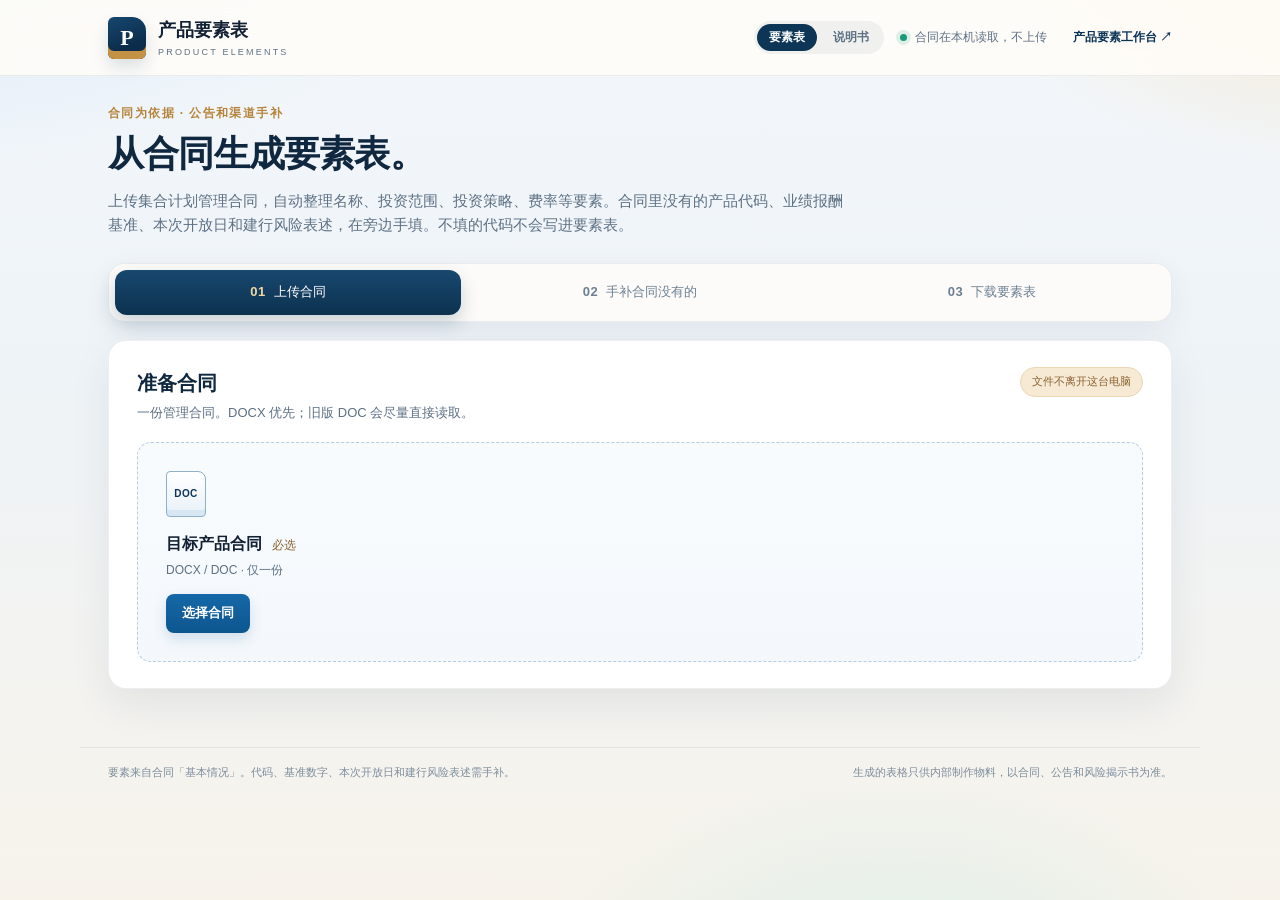
<file: index.html>
<!DOCTYPE html>
<html lang="zh-CN">
<head>
  <meta charset="utf-8">
  <meta name="viewport" content="width=device-width, initial-scale=1">
  <title>产品要素表</title>
  <link rel="stylesheet" href="styles.css">
</head>
<body>
  <header class="topbar">
    <div class="topbar-inner">
      <a class="brand" href="./">
        <span class="brand-mark">P</span>
        <span>产品要素表<small>PRODUCT ELEMENTS</small></span>
      </a>
      <div class="top-meta">
        <nav class="site-nav">
          <a href="./" aria-current="page">要素表</a>
          <a href="./shuoming/">说明书</a>
        </nav>
        <span class="local-dot"></span>合同在本机读取，不上传
        <a href="https://wtt982887807.github.io/product-material-web/" target="_blank" rel="noreferrer">产品要素工作台 ↗</a>
      </div>
    </div>
  </header>
  <main>
    <section class="intro">
      <div>
        <p class="eyebrow">合同为依据 · 公告和渠道手补</p>
        <h1>从合同生成要素表。</h1>
        <p class="intro-copy">上传集合计划管理合同，自动整理名称、投资范围、投资策略、费率等要素。合同里没有的产品代码、业绩报酬基准、本次开放日和建行风险表述，在旁边手填。不填的代码不会写进要素表。</p>
      </div>
    </section>
    <div class="steps" role="tablist">
      <button type="button" id="step-upload" role="tab" aria-selected="true" aria-controls="upload" data-step="upload" class="active"><b>01</b>上传合同</button>
      <button type="button" id="step-manual" role="tab" aria-selected="false" aria-controls="manual" data-step="manual"><b>02</b>手补合同没有的</button>
      <button type="button" id="step-result" role="tab" aria-selected="false" aria-controls="result" data-step="result"><b>03</b>下载要素表</button>
    </div>
    <section id="upload" class="workspace">
      <div class="section-heading">
        <div>
          <h2>准备合同</h2>
          <p>一份管理合同。DOCX 优先；旧版 DOC 会尽量直接读取。</p>
        </div>
        <span class="section-note">文件不离开这台电脑</span>
      </div>
      <div id="drop" class="upload-card">
        <div class="file-icon">DOC</div>
        <h3>目标产品合同 <span class="required">必选</span></h3>
        <p>DOCX / DOC · 仅一份</p>
        <label class="file-button">选择合同<input id="file" type="file" accept=".doc,.docx,application/msword,application/vnd.openxmlformats-officedocument.wordprocessingml.document"></label>
        <div id="file-name" class="file-entry" hidden></div>
      </div>
      <p id="read-error" class="error-line" hidden></p>
    </section>

    <section id="manual" class="workspace manual" hidden>
      <div class="section-heading">
        <div>
          <h2>合同里没有的，在这里补</h2>
          <p>这四项来自要素表使用反馈。留空的产品代码不会出现；基准不填就写「以管理人公告为准」。</p>
        </div>
      </div>
      <div class="manual-grid">
        <label class="field">
          <span>产品代码 <em>选填</em></span>
          <input id="code" inputmode="text" maxlength="25" placeholder="例如 957221，不填则要素表不写代码" autocomplete="off">
          <small>集合计划代码可在 <a href="http://www.gthtzg.com" target="_blank" rel="noreferrer">国泰海通资管网站</a> 的产品页查询。</small>
        </label>
        <fieldset class="field">
          <legend>业绩报酬计提基准</legend>
          <div class="choices" id="perf-mode">
            <label><input type="radio" name="perf" value="single" checked>单一基准</label>
            <label><input type="radio" name="perf" value="tier">阶梯计提（两个基准、两个提取比例）</label>
            <label><input type="radio" name="perf" value="none">不提取</label>
          </div>
          <div id="perf-single" class="number-grid">
            <label>计提基准（%）<input id="b1" inputmode="decimal" placeholder="例如 3 或 4.5"></label>
            <label>提取比例（%）<input id="r1" inputmode="decimal" placeholder="例如 60"></label>
          </div>
          <div id="perf-tier" class="number-grid" hidden>
            <label>第一基准（%）<input id="t1" inputmode="decimal" placeholder="例如 2.05"></label>
            <label>第一档提取比例（%）<input id="p1" inputmode="decimal" placeholder="例如 5"></label>
            <label>第二基准（%）<input id="t2" inputmode="decimal" placeholder="例如 2.35"></label>
            <label>第二档提取比例（%）<input id="p2" inputmode="decimal" placeholder="例如 50"></label>
          </div>
          <small id="perf-hint"></small>
        </fieldset>
        <fieldset class="field">
          <legend>持续营销</legend>
          <label class="check"><input id="ongoing" type="checkbox">这是持营 / 定开产品，需要写本次开放日</label>
          <textarea id="open-date" hidden placeholder="例如 2026/11/23-2026/11/27：11/23-11/24 开放参与和退出，11/25-11/27 仅开放参与"></textarea>
          <small>合同只约定开放规则。具体这一期的日期来自当期公告，不写则开放期只保留合同原文。</small>
        </fieldset>
        <fieldset class="field">
          <legend>风险等级话术</legend>
          <div class="choices">
            <label><input type="radio" name="channel" value="house" checked>我司</label>
            <label><input type="radio" name="channel" value="ccb">建行代销</label>
          </div>
          <small>建行表述为 C1（谨慎型）、C2（稳健型）、C3（平衡型）、C4（进取型）、C5（激进型），从产品等级对应的一档写到 C5。</small>
        </fieldset>
      </div>
      <ul id="notes" class="notes" hidden></ul>
    </section>

    <section id="result" class="workspace" hidden>
      <div class="section-heading">
        <div>
          <h2>产品要素表</h2>
          <p>格子可以直接改。改上面的手填项时，对应行会按新内容重写。</p>
        </div>
        <div class="result-actions">
          <button id="copy" class="secondary-button" type="button">复制全文</button>
          <button id="download" class="primary-button" type="button">下载 Excel</button>
        </div>
      </div>
      <div id="table" class="element-table"></div>
      <p id="copied" class="ok-line" hidden>已复制。</p>
      <p id="download-note" class="ok-line" hidden></p>
    </section>
  </main>
  <footer>
    <span>要素来自合同「基本情况」。代码、基准数字、本次开放日和建行风险表述需手补。</span>
    <span>生成的表格只供内部制作物料，以合同、公告和风险揭示书为准。</span>
  </footer>
  <script type="module" src="app.js"></script>
</body>
</html>
</file>
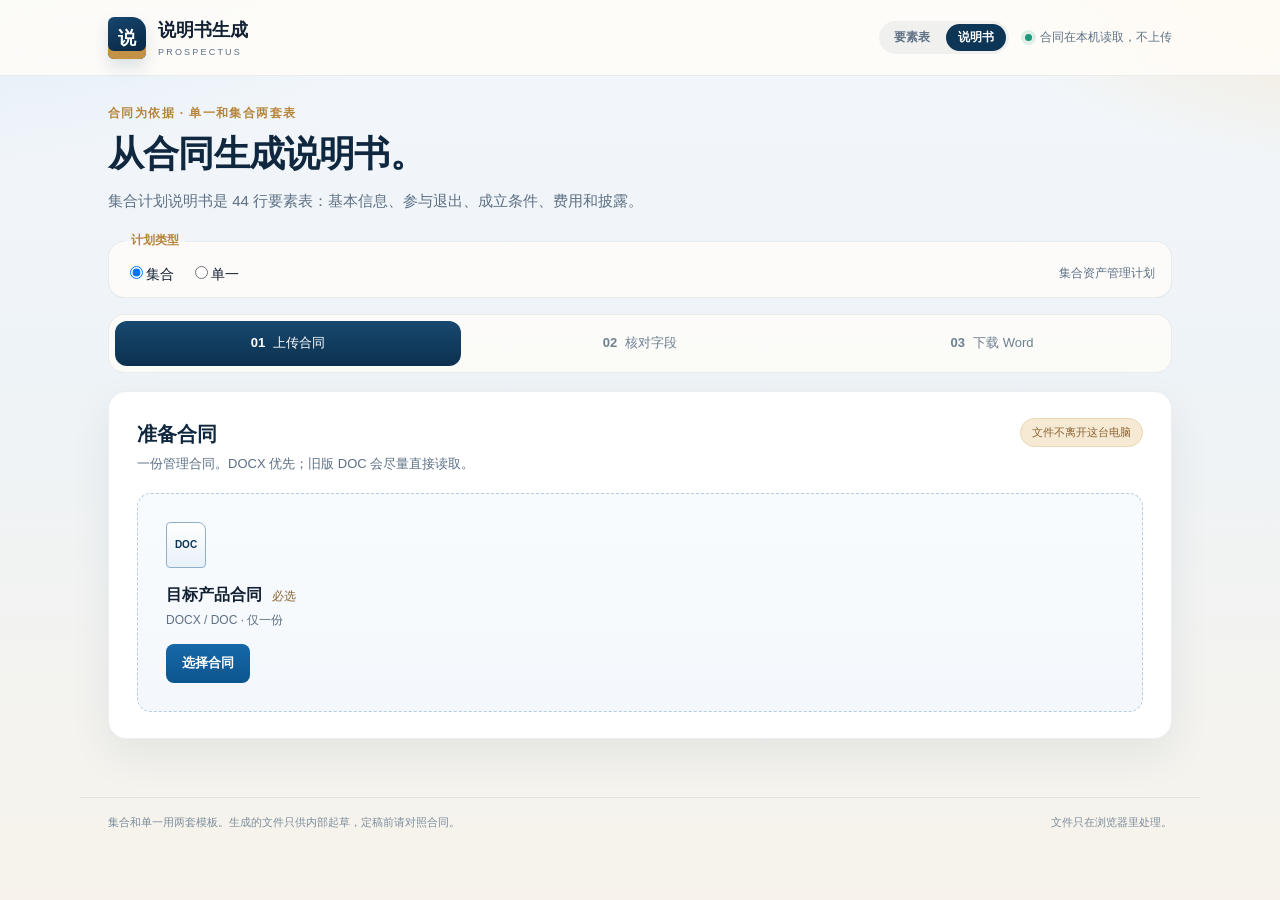
<file: shuoming/index.html>
<!DOCTYPE html>
<html lang="zh-CN">
<head>
  <meta charset="utf-8">
  <meta name="viewport" content="width=device-width, initial-scale=1">
  <title>说明书生成</title>
  <link rel="stylesheet" href="styles.css">
</head>
<body>
  <header class="topbar">
    <div class="topbar-inner">
      <a class="brand" href="./">
        <span class="brand-mark">说</span>
        <span>说明书生成<small>PROSPECTUS</small></span>
      </a>
      <div class="top-meta">
        <nav class="site-nav">
          <a href="../">要素表</a>
          <a href="./" aria-current="page">说明书</a>
        </nav>
        <span class="local-dot"></span>合同在本机读取，不上传
      </div>
    </div>
  </header>
  <main>
    <section class="intro">
      <div>
        <p class="eyebrow">合同为依据 · 单一和集合两套表</p>
        <h1>从合同生成说明书。</h1>
        <p id="intro-copy" class="intro-copy">集合计划说明书是 44 行要素表：基本信息、参与退出、成立条件、费用和披露。</p>
      </div>
    </section>
    <fieldset class="kind-switch">
      <legend>计划类型</legend>
      <label><input type="radio" name="kind" value="集合" checked>集合</label>
      <label><input type="radio" name="kind" value="单一">单一</label>
      <span id="kind-label">集合资产管理计划</span>
    </fieldset>
    <div class="steps" role="tablist">
      <button type="button" id="step-upload" role="tab" aria-selected="true" aria-controls="upload" data-step="upload" class="active"><b>01</b>上传合同</button>
      <button type="button" id="step-fields" role="tab" aria-selected="false" aria-controls="fields" data-step="fields"><b>02</b>核对字段</button>
      <button type="button" id="step-result" role="tab" aria-selected="false" aria-controls="result" data-step="result"><b>03</b>下载 Word</button>
    </div>
    <section id="upload" class="workspace">
      <div class="section-heading">
        <div>
          <h2>准备合同</h2>
          <p>一份管理合同。DOCX 优先；旧版 DOC 会尽量直接读取。</p>
        </div>
        <span class="section-note">文件不离开这台电脑</span>
      </div>
      <div id="drop" class="upload-card">
        <div class="file-icon">DOC</div>
        <h3>目标产品合同 <span class="required">必选</span></h3>
        <p>DOCX / DOC · 仅一份</p>
        <label class="file-button">选择合同<input id="file" type="file" accept=".doc,.docx,application/msword,application/vnd.openxmlformats-officedocument.wordprocessingml.document"></label>
        <div id="file-name" class="file-entry" hidden></div>
      </div>
      <p id="read-error" class="error-line" hidden></p>
    </section>
    <section id="fields" class="workspace" hidden>
      <div class="section-heading">
        <div>
          <h2>核对字段</h2>
          <p>从合同抽出来的内容可以直接改。没抽到的格子会空着，补上再下载。</p>
        </div>
        <div class="result-actions">
          <button id="download-sms-2" class="primary-button" type="button">下载说明书</button>
          <button id="download-risk-2" class="secondary-button" type="button">下载风险揭示书</button>
        </div>
      </div>
      <ul id="notes" class="notes" hidden></ul>
      <div id="table"></div>
    </section>
    <section id="result" class="workspace" hidden>
      <div class="section-heading">
        <div>
          <h2>下载</h2>
          <p>说明书按上面的表填充。风险揭示书会改产品名称和风险等级，其余条款沿用对应模板。</p>
        </div>
        <div class="result-actions">
          <button id="download-sms" class="primary-button" type="button">下载说明书</button>
          <button id="download-risk" class="secondary-button" type="button">下载风险揭示书</button>
        </div>
      </div>
      <p id="download-note" class="ok-line" hidden></p>
    </section>
  </main>
  <footer>
    <span>集合和单一用两套模板。生成的文件只供内部起草，定稿前请对照合同。</span>
    <span>文件只在浏览器里处理。</span>
  </footer>
  <script type="module" src="./app.js?v=3"></script>
</body>
</html>
</file>
<file: styles.css>
:root{
  --ink:#122033;
  --muted:#5d7084;
  --blue:#0d568f;
  --deep:#0b3358;
  --gold:#b6843a;
  --gold-soft:#f6ead4;
  --line:#d5e1ec;
  --paper:#fffdf9;
  --card:#ffffff;
}
*{box-sizing:border-box}
body{
  margin:0;
  min-height:100vh;
  color:var(--ink);
  font:15px/1.6 "Segoe UI","PingFang SC","Microsoft YaHei",sans-serif;
  background:
    radial-gradient(980px 460px at -8% -12%, #d7e7f6 0%, transparent 62%),
    radial-gradient(760px 420px at 108% -8%, #f4e4c4 0%, transparent 58%),
    radial-gradient(640px 360px at 70% 110%, #dceee8 0%, transparent 60%),
    linear-gradient(180deg, #f3f7fb 0%, #eef3f7 42%, #f7f3eb 100%);
}
button,input,textarea{font:inherit}
button{cursor:pointer}
a{color:var(--blue);text-decoration:none}
a:hover{text-decoration:underline}
[hidden]{display:none!important}
.topbar{
  position:sticky;
  top:0;
  z-index:5;
  background:rgba(255,253,249,.86);
  border-bottom:1px solid rgba(18,48,78,.08);
  backdrop-filter:blur(14px);
}
.topbar-inner{max-width:1120px;margin:auto;padding:16px 28px;display:flex;align-items:center;justify-content:space-between}
.brand{display:flex;gap:12px;align-items:center;color:var(--ink);font-weight:650;font-size:18px;text-decoration:none}
.brand:hover{text-decoration:none}
.brand-mark{
  width:38px;height:42px;border-radius:6px 14px 6px 6px;
  background:linear-gradient(160deg,#16466f 0%,#0b2c4a 70%);
  color:#fff;display:flex;align-items:center;justify-content:center;
  font:700 22px Georgia,serif;
  box-shadow:inset 0 -8px 0 #c49245, 0 8px 16px #0b2c4a22;
}
.brand small{display:block;font-size:9px;letter-spacing:2.2px;font-weight:500;color:var(--muted)}
.top-meta{display:flex;align-items:center;gap:8px;color:var(--muted);font-size:12px}
.top-meta a{margin-left:18px;color:var(--deep);font-weight:600}
.site-nav{display:flex;gap:4px;margin-right:8px;padding:3px;background:rgba(18,48,78,.06);border-radius:999px}
.site-nav a{margin:0!important;padding:4px 12px;border-radius:999px;color:var(--muted);font-weight:650;font-size:12px;text-decoration:none}
.site-nav a:hover{text-decoration:none}
.site-nav a[aria-current="page"]{background:#0d3556;color:#fff}
.local-dot{width:7px;height:7px;border-radius:50%;background:#1a9a78;box-shadow:0 0 0 4px #1a9a7822}
main{max-width:1120px;margin:auto;padding:28px 28px 40px}
.eyebrow{color:var(--gold);font-size:12px;font-weight:700;letter-spacing:1.4px;margin:0 0 8px}
h1{font-size:36px;line-height:1.28;margin:0 0 12px;letter-spacing:-.8px;color:#10283f}
.intro-copy{max-width:740px;color:var(--muted);margin:0 0 26px}
.steps{
  display:flex;gap:6px;margin:0 0 18px;padding:6px;
  background:rgba(255,253,249,.78);
  border:1px solid rgba(18,48,78,.08);
  border-radius:16px;
  box-shadow:0 10px 28px #1a355010;
}
.steps button{
  appearance:none;flex:1;border:0;border-radius:12px;
  background:transparent;padding:12px 14px;color:#6d8092;font-size:13px;
  transition:background .15s,color .15s,box-shadow .15s;
}
.steps button:hover{background:#f4f7fb;color:var(--deep)}
.steps button.active{
  background:linear-gradient(180deg,#18486f,#0c314f);
  color:#fff;
  box-shadow:0 8px 18px #0c314f33;
}
.steps button.active:hover{color:#fff}
.steps b{font-weight:650;margin-right:8px;letter-spacing:.4px}
.steps button.active b{color:#f0d7a2}
.workspace{
  background:var(--card);
  border:1px solid rgba(18,48,78,.08);
  border-radius:18px;
  padding:26px 28px;
  margin-bottom:18px;
  box-shadow:0 16px 40px #1a355014;
}
.section-heading{display:flex;justify-content:space-between;gap:20px;align-items:flex-start;margin-bottom:18px}
h2{font-size:20px;margin:0 0 4px;color:#10283f}
.section-heading p,.field small,.notes{color:var(--muted);font-size:13px;margin:0}
.section-note{
  font-size:11px;color:#8a6230;background:var(--gold-soft);
  border:1px solid #ead7b4;border-radius:20px;padding:5px 11px;white-space:nowrap;
}
.upload-card{
  background:linear-gradient(180deg,#f8fbfe,#f4f8fc);
  border:1.5px dashed #b7cce0;border-radius:14px;padding:28px;min-height:190px;
}
.upload-card.dragging{border-color:var(--blue);background:#eef6ff}
.file-icon{
  width:40px;height:46px;border-radius:4px 8px 4px 4px;
  background:linear-gradient(180deg,#fff,#e7f0f8);
  border:1px solid #8eb0cb;color:var(--deep);
  font-size:10px;font-weight:700;letter-spacing:.4px;
  display:flex;align-items:center;justify-content:center;margin-bottom:14px;
  box-shadow:inset 0 -6px 0 #d7e6f3;
}
.upload-card h3{margin:0 0 4px;font-size:16px}
.required,em{color:#8a6230;font-style:normal;font-size:12px;font-weight:500;margin-left:6px}
.upload-card>p{color:var(--muted);font-size:12px;margin:0 0 14px}
.file-button{
  display:inline-block;background:linear-gradient(180deg,#1668a8,#0d568f);color:#fff;
  border-radius:8px;padding:9px 16px;font-size:13px;font-weight:650;
  box-shadow:0 6px 14px #0d568f28;
}
.file-button:hover{background:linear-gradient(180deg,#1a74b8,#0c4d80)}
input[type=file]{position:absolute;width:1px;height:1px;opacity:0}
.file-entry{margin-top:14px;background:#fff;border:1px solid #e2eaf0;border-radius:8px;padding:10px 12px;font-size:13px}
.manual-grid{display:grid;grid-template-columns:1fr 1fr;gap:16px}
.field{
  border:1px solid #e3ebf2;border-radius:14px;padding:16px 16px 14px;margin:0;min-width:0;
  background:linear-gradient(180deg,#fff,#fbfcfe);
}
.field>span,.field legend{font-weight:650;font-size:14px;color:#16324c}
.field input[type=text],.field input:not([type=radio]):not([type=checkbox]),.field textarea{
  width:100%;margin-top:8px;border:1px solid #c5d5e4;border-radius:8px;padding:10px 12px;
  color:var(--ink);background:#fff;
}
.field input:focus,.field textarea:focus{border-color:#7eafd4;box-shadow:0 0 0 3px #0d568f14}
.field textarea{min-height:74px;resize:vertical}
.field small{display:block;margin-top:8px;line-height:1.55}
.choices{display:flex;flex-wrap:wrap;gap:8px 14px;margin:10px 0}
.choices label,.check{font-weight:400;font-size:13px;color:var(--ink)}
input[type=radio],input[type=checkbox]{accent-color:#0d568f}
.number-grid{display:grid;grid-template-columns:1fr 1fr;gap:10px}
.number-grid label{font-size:12px;color:var(--muted)}
.result-actions{display:flex;gap:10px;flex-shrink:0}
.primary-button,.secondary-button{border-radius:8px;padding:10px 16px;font-size:13px}
.primary-button{
  background:linear-gradient(180deg,#1668a8,#0d568f);color:#fff;border:0;font-weight:650;
  box-shadow:0 6px 14px #0d568f28;
}
.primary-button:hover:not(:disabled){background:linear-gradient(180deg,#1a74b8,#0c4d80)}
.secondary-button{background:#fff;color:var(--deep);border:1px solid #c5d3e0}
.secondary-button:hover:not(:disabled){background:#f6f9fc}
button:disabled{opacity:.45;cursor:not-allowed}
.element-table{
  display:grid;grid-template-columns:168px minmax(0,1fr);
  border:1px solid #d7e3ee;border-radius:14px;overflow:hidden;
}
.element-table label{
  background:linear-gradient(180deg,#16466f,#0e3556);color:#fff;font-size:13px;font-weight:650;
  padding:12px 14px;border-bottom:1px solid rgba(255,255,255,.12);display:flex;align-items:center;
}
.element-table textarea{
  width:100%;min-height:52px;border:0;border-bottom:1px solid #efe8dc;
  background:#fbf7f1;padding:10px 12px;resize:vertical;color:#243140;line-height:1.55;
}
.element-table textarea:focus{background:#fff;outline:none;box-shadow:inset 3px 0 0 var(--gold)}
.element-table>.section-heading{
  grid-column:1 / -1;display:block;margin:0;padding:36px 24px;text-align:center;
  color:var(--muted);background:#fbf7f1;font-size:14px;
}
.notes{margin:14px 0 0;padding-left:18px}
.error-line{color:#9b4d28;background:#fff3ed;border:1px solid #f0d2c4;border-radius:10px;padding:10px 12px;margin:12px 0 0}
.ok-line{color:#13755c;font-size:13px}
footer{
  max-width:1120px;margin:auto;padding:16px 28px 32px;display:flex;justify-content:space-between;gap:20px;
  color:#7d8d9c;font-size:11px;border-top:1px solid rgba(18,48,78,.08);
}
button:focus-visible,a:focus-visible,input:focus-visible,textarea:focus-visible{outline:2px solid #4095d6;outline-offset:2px}
@media(max-width:800px){
  h1{font-size:28px}
  .manual-grid,.number-grid,footer,.section-heading{display:block}
  .result-actions{margin-top:12px}
  .top-meta a{display:none}
  .steps{flex-direction:column}
  .element-table{grid-template-columns:1fr}
  .section-note{display:inline-block;margin-top:10px}
  footer span{display:block;margin-top:6px}
}
</file>
<file: shuoming/styles.css>
:root{
  --ink:#122033;
  --muted:#5d7084;
  --blue:#0d568f;
  --deep:#0b3358;
  --gold:#b6843a;
  --gold-soft:#f6ead4;
  --line:#d5e1ec;
  --paper:#fffdf9;
  --card:#ffffff;
}
*{box-sizing:border-box}
body{
  margin:0;
  min-height:100vh;
  color:var(--ink);
  font:15px/1.6 "Segoe UI","PingFang SC","Microsoft YaHei",sans-serif;
  background:
    radial-gradient(980px 460px at -8% -12%, #d7e7f6 0%, transparent 62%),
    radial-gradient(760px 420px at 108% -8%, #f4e4c4 0%, transparent 58%),
    linear-gradient(180deg, #f3f7fb 0%, #eef3f7 42%, #f7f3eb 100%);
}
button,input,textarea{font:inherit}
button{cursor:pointer}
a{color:var(--blue);text-decoration:none}
[hidden]{display:none!important}
.topbar{
  position:sticky;top:0;z-index:5;
  background:rgba(255,253,249,.86);
  border-bottom:1px solid rgba(18,48,78,.08);
  backdrop-filter:blur(14px);
}
.topbar-inner{max-width:1120px;margin:auto;padding:16px 28px;display:flex;align-items:center;justify-content:space-between}
.brand{display:flex;gap:12px;align-items:center;color:var(--ink);font-weight:650;font-size:18px;text-decoration:none}
.brand-mark{
  width:38px;height:42px;border-radius:6px 14px 6px 6px;
  background:linear-gradient(160deg,#16466f 0%,#0b2c4a 70%);
  color:#fff;display:flex;align-items:center;justify-content:center;
  font:700 18px Georgia,serif;
  box-shadow:inset 0 -8px 0 #c49245, 0 8px 16px #0b2c4a22;
}
.brand small{display:block;font-size:9px;letter-spacing:2.2px;font-weight:500;color:var(--muted)}
.top-meta{display:flex;align-items:center;gap:8px;color:var(--muted);font-size:12px}
.site-nav{display:flex;gap:4px;margin-right:8px;padding:3px;background:rgba(18,48,78,.06);border-radius:999px}
.site-nav a{margin:0;padding:4px 12px;border-radius:999px;color:var(--muted);font-weight:650;font-size:12px;text-decoration:none}
.site-nav a[aria-current="page"]{background:#0d3556;color:#fff}
.local-dot{width:7px;height:7px;border-radius:50%;background:#1a9a78;box-shadow:0 0 0 4px #1a9a7822}
main{max-width:1120px;margin:auto;padding:28px 28px 40px}
.eyebrow{color:var(--gold);font-size:12px;font-weight:700;letter-spacing:1.4px;margin:0 0 8px}
h1{font-size:36px;line-height:1.28;margin:0 0 12px;letter-spacing:-.8px;color:#10283f}
.intro-copy{max-width:740px;color:var(--muted);margin:0 0 18px}
.kind-switch{
  border:1px solid rgba(18,48,78,.08);background:rgba(255,253,249,.78);
  border-radius:16px;padding:12px 16px;margin:0 0 16px;display:flex;align-items:center;gap:16px;
}
.kind-switch legend{font-size:12px;color:var(--gold);font-weight:700;padding:0 6px}
.kind-switch label{font-size:14px}
.kind-switch #kind-label{margin-left:auto;color:var(--muted);font-size:12px}
.steps{
  display:flex;gap:6px;margin:0 0 18px;padding:6px;
  background:rgba(255,253,249,.78);
  border:1px solid rgba(18,48,78,.08);
  border-radius:16px;
}
.steps button{
  appearance:none;flex:1;border:0;border-radius:12px;
  background:transparent;padding:12px 14px;color:#6d8092;font-size:13px;
}
.steps button.active{
  background:linear-gradient(180deg,#18486f,#0c314f);
  color:#fff;
}
.steps b{margin-right:8px}
.workspace{
  background:var(--card);
  border:1px solid rgba(18,48,78,.08);
  border-radius:18px;
  padding:26px 28px;
  margin-bottom:18px;
  box-shadow:0 16px 40px #1a355014;
}
.section-heading{display:flex;justify-content:space-between;gap:20px;align-items:flex-start;margin-bottom:18px}
h2{font-size:20px;margin:0 0 4px;color:#10283f}
.section-heading p,.notes{color:var(--muted);font-size:13px;margin:0}
.section-note{
  font-size:11px;color:#8a6230;background:var(--gold-soft);
  border:1px solid #ead7b4;border-radius:20px;padding:5px 11px;white-space:nowrap;
}
.upload-card{
  background:linear-gradient(180deg,#f8fbfe,#f4f8fc);
  border:1.5px dashed #b7cce0;border-radius:14px;padding:28px;min-height:190px;
}
.upload-card.dragging{border-color:var(--blue);background:#eef6ff}
.file-icon{
  width:40px;height:46px;border-radius:4px 8px 4px 4px;
  background:linear-gradient(180deg,#fff,#e7f0f8);
  border:1px solid #8eb0cb;color:var(--deep);
  font-size:10px;font-weight:700;
  display:flex;align-items:center;justify-content:center;margin-bottom:14px;
}
.upload-card h3{margin:0 0 4px;font-size:16px}
.required{color:#8a6230;font-size:12px;font-weight:500;margin-left:6px}
.upload-card>p{color:var(--muted);font-size:12px;margin:0 0 14px}
.file-button{
  display:inline-block;background:linear-gradient(180deg,#1668a8,#0d568f);color:#fff;
  border-radius:8px;padding:9px 16px;font-size:13px;font-weight:650;
}
input[type=file]{position:absolute;width:1px;height:1px;opacity:0}
.file-entry{margin-top:14px;background:#fff;border:1px solid #e2eaf0;border-radius:8px;padding:10px 12px;font-size:13px}
.meta-grid{display:grid;grid-template-columns:repeat(4,1fr);gap:10px;margin-bottom:16px}
.mini-field{display:flex;flex-direction:column;gap:6px;font-size:12px;color:var(--muted)}
.mini-field input{
  border:1px solid #c5d5e4;border-radius:8px;padding:8px 10px;color:var(--ink);
}
.element-table{
  display:grid;grid-template-columns:200px minmax(0,1fr);
  border:1px solid #d7e3ee;border-radius:14px;overflow:hidden;
}
.element-table label{
  background:linear-gradient(180deg,#16466f,#0e3556);color:#fff;font-size:13px;font-weight:650;
  padding:12px 14px;border-bottom:1px solid rgba(255,255,255,.12);display:flex;align-items:center;
}
.element-table textarea{
  width:100%;min-height:64px;border:0;border-bottom:1px solid #efe8dc;
  background:#fbf7f1;padding:10px 12px;resize:vertical;color:#243140;line-height:1.55;
}
.element-table textarea:focus{background:#fff;outline:none;box-shadow:inset 3px 0 0 var(--gold)}
.result-actions{display:flex;gap:10px;flex-shrink:0}
.primary-button,.secondary-button{border-radius:8px;padding:10px 16px;font-size:13px}
.primary-button{background:linear-gradient(180deg,#1668a8,#0d568f);color:#fff;border:0;font-weight:650}
.secondary-button{background:#fff;color:var(--deep);border:1px solid #c5d3e0}
button:disabled{opacity:.45;cursor:not-allowed}
.notes{margin:0 0 14px;padding-left:18px}
.error-line{color:#9b4d28;background:#fff3ed;border:1px solid #f0d2c4;border-radius:10px;padding:10px 12px;margin:12px 0 0}
.ok-line{color:#13755c;font-size:13px}
footer{
  max-width:1120px;margin:auto;padding:16px 28px 32px;display:flex;justify-content:space-between;gap:20px;
  color:#7d8d9c;font-size:11px;border-top:1px solid rgba(18,48,78,.08);
}
@media(max-width:800px){
  h1{font-size:28px}
  .meta-grid,footer,.section-heading,.kind-switch{display:block}
  .element-table{grid-template-columns:1fr}
  .steps{flex-direction:column}
}
</file>
